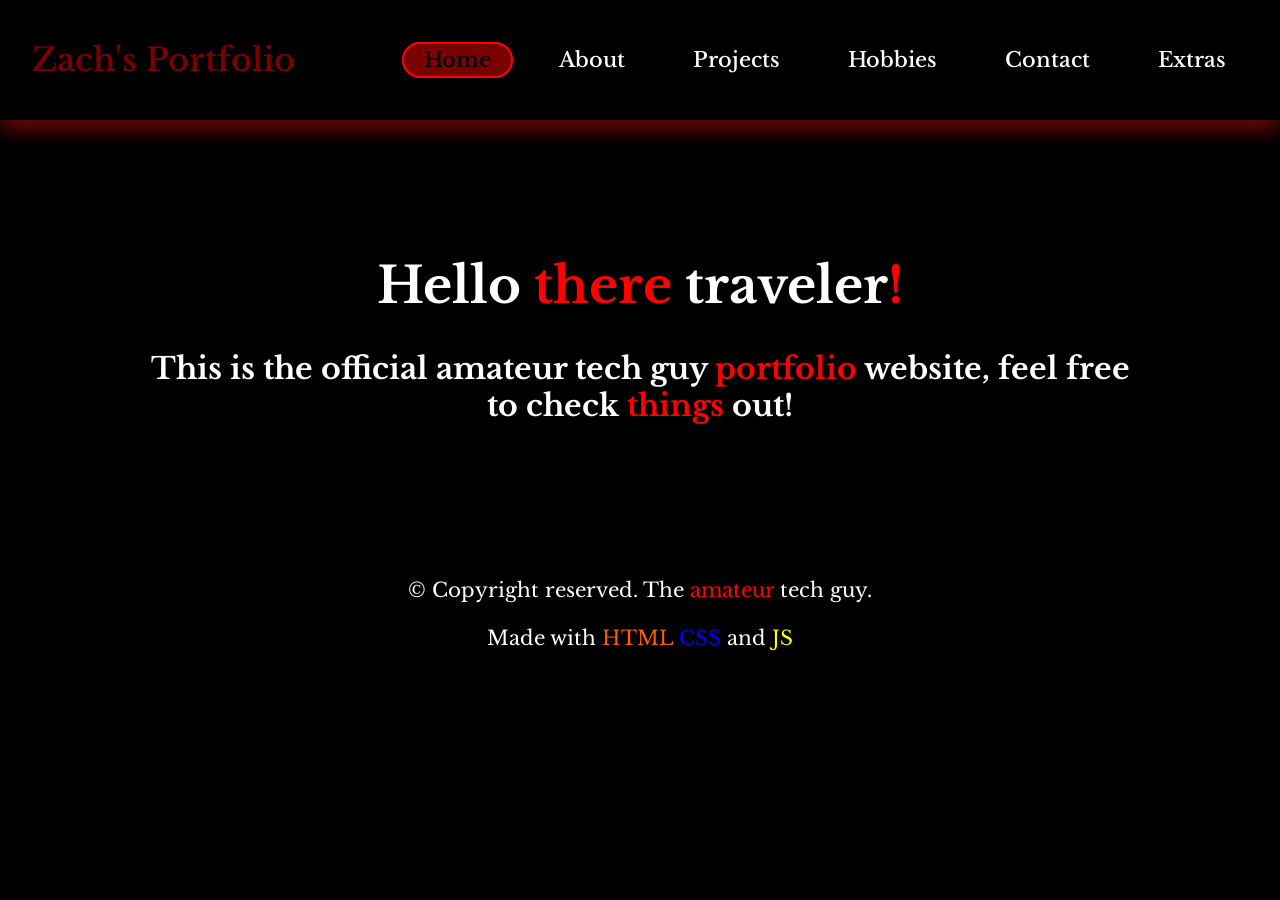
<file: index.html>
<!DOCTYPE html>
<html lang="en">
<head>
    <meta charset="UTF-8">
    <meta name="viewport" content="width=device-width, initial-scale=1.0">
    <title>Zach's personal intro</title>
    <link rel="stylesheet" href="css/style.css">
    
    <link rel="icon" href="images/favicon.png">
</head>
        
 <body>
    <nav class="navbar">
            <div class="navbar-container">
                <a href="https://github.com/amateurtechguy/Personal-intro" target="_blank" class="navbar-logo">Zach's Portfolio</a>
                <button class="navbar-toggle">
                    <span class="bar"></span>
                    <span class="bar"></span>
                    <span class="bar"></span>
                </button>
                <ul class="navbar-menu">
                    <li><a href="index.html" class="active">Home</a></li>
                    <li><a href="about.html">About</a></li>
                    <li><a href="projects.html">Projects</a></li>
                    <li><a href="hobbies.html">Hobbies</a></li>
                    <li><a href="contact.html">Contact</a></li>
                    <li><a href="extras.html">Extras</a></li>
                </ul>
            </div>
        </nav>
        <main> 
            <h1>Hello <span class="red">there</span> traveler<span class="red">!</span></h1>
            <h3>This is the official amateur tech guy<span class="red"> portfolio </span>website, feel free to check<span class="red"> things</span>  out!</h3>
        </main>
 </body>
 <br>
<footer>
    <hr>
    <p> © Copyright reserved. The <span class="red">amateur</span> tech guy.</p>
    <p>Made with <span class="html">HTML</span> <span class="css">CSS</span> and <span class="js"> JS</span></p>
</footer>
<script src="js/script.js"></script>
</html>
</file>
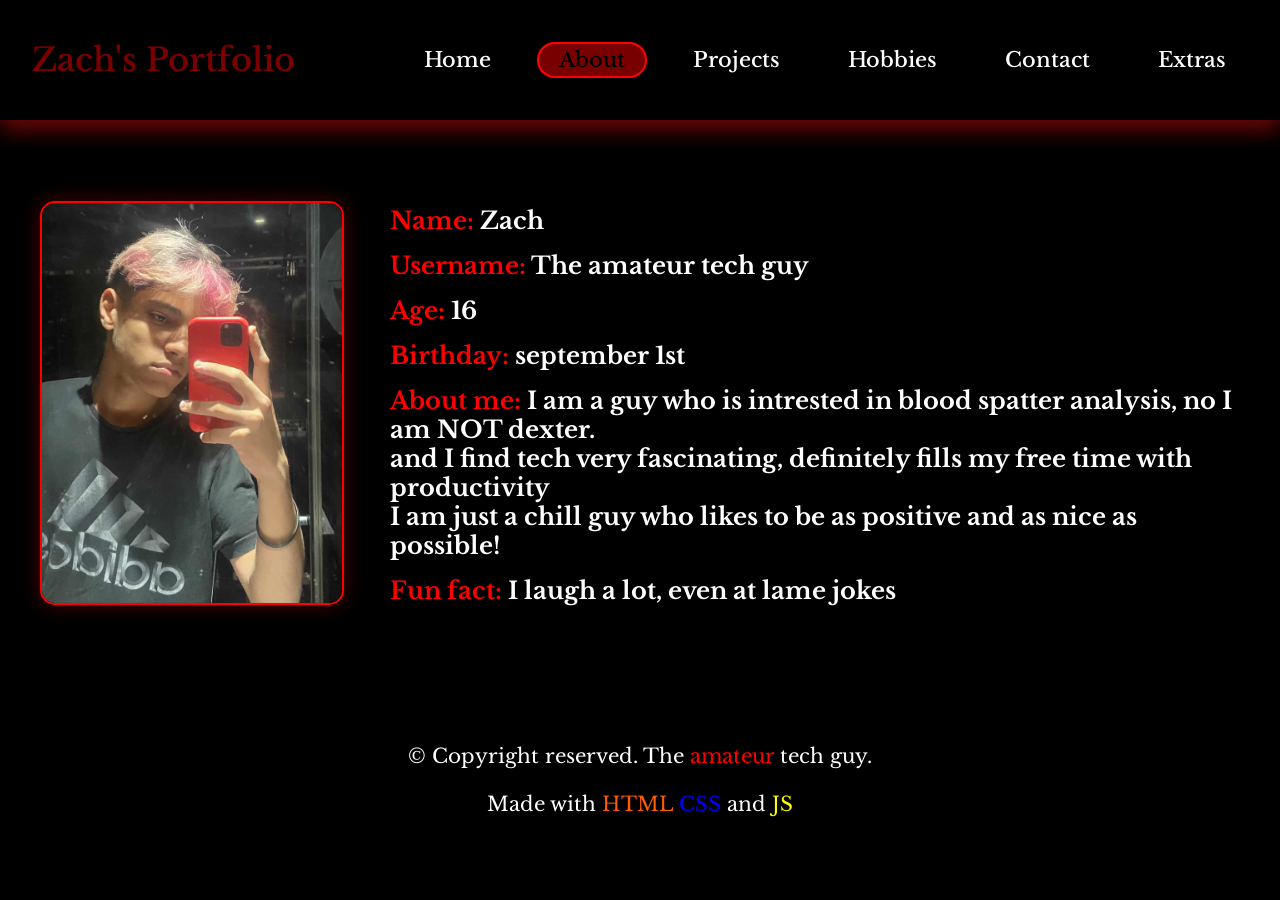
<file: about.html>
<!DOCTYPE html>
<html lang="en">
<head>
    <meta charset="UTF-8">
    <meta name="viewport" content="width=device-width, initial-scale=1.0">
    <title>About me!</title>
    <link rel="stylesheet" href="css/about.css">
    <link rel="icon" href="images/favicon.png">
</head>
<body>
    <nav class="navbar">
            <div class="navbar-container">
                <a href="https://github.com/amateurtechguy/Personal-intro" target="_blank" class="navbar-logo">Zach's Portfolio</a>
                <button class="navbar-toggle">
                    <span class="bar"></span>
                    <span class="bar"></span>
                    <span class="bar"></span>
                </button>
                <ul class="navbar-menu">
                    <li><a href="index.html">Home</a></li>
                    <li><a href="about.html" class="active">About</a></li>
                    <li><a href="projects.html">Projects</a></li>
                    <li><a href="hobbies.html">Hobbies</a></li>
                    <li><a href="contact.html">Contact</a></li>
                    <li><a href="extras.html">Extras</a></li>
                </ul>
            </div>
        </nav>
        <main class="about">
            <div class="about-image">
            <img src="images/me.jpg">
        </div>
            <div class="about-text">
            <h1><span class="red">Name:</span> Zach</h1>
            <h1><span class="red">Username:</span> The amateur tech guy</h1>
            <h1><span class="red">Age:</span> 16</h1>
            <h1><span class="red">Birthday:</span> september 1st</h1>
            <h1><span class="red">About me:</span> I am a guy who is intrested in blood spatter analysis, no I am NOT dexter.
                <br>
                and I find tech very fascinating, definitely fills my free time with productivity
                <br>
                I am just a chill guy who likes to be as positive and as nice as possible! 
            </h1>
            <h1><span class="red">Fun fact:</span> I laugh a lot, even at lame jokes</h1>
        </div>
    </main>
 </body>
 <br>
<footer>
    <hr>
    <p> © Copyright reserved. The <span class="red">amateur</span> tech guy.</p>
    <p>Made with <span class="html">HTML</span> <span class="css">CSS</span> and <span class="js"> JS</span></p>
</footer>
<script src="js/script.js"></script>
</html>
</file>
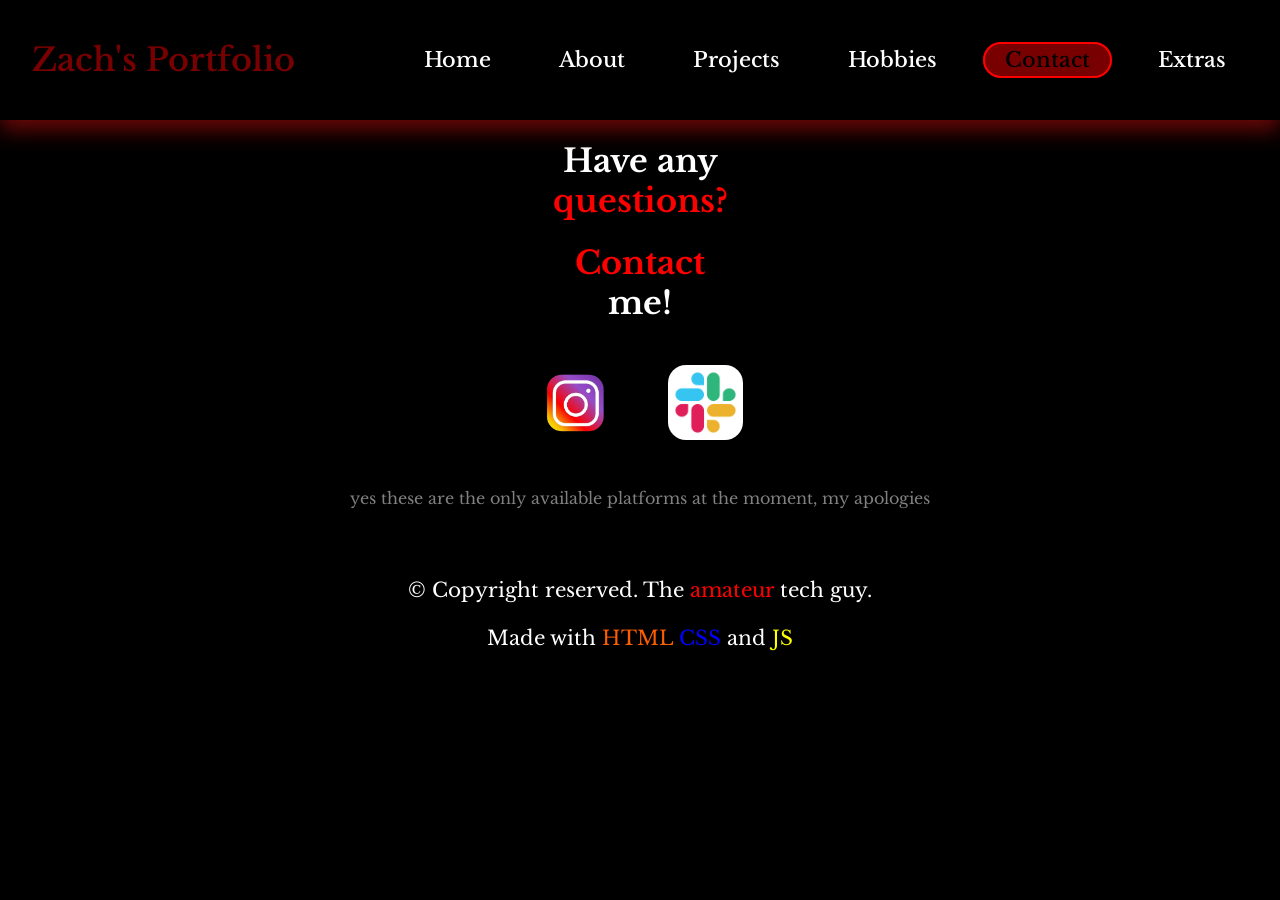
<file: contact.html>
<!DOCTYPE html>
<html lang="en">
<head>
    <meta charset="UTF-8">
    <meta name="viewport" content="width=device-width, initial-scale=1.0">
    <title>Contact me!</title>
    <link rel="stylesheet" href="css/contact.css">
    <link rel="icon" href="images/favicon.png">
</head>
<body>
    <nav class="navbar">
            <div class="navbar-container">
                <a href="https://github.com/amateurtechguy/Personal-intro" target="_blank" class="navbar-logo">Zach's Portfolio</a>
                <button class="navbar-toggle">
                    <span class="bar"></span>
                    <span class="bar"></span>
                    <span class="bar"></span>
                </button>
                <ul class="navbar-menu">
                    <li><a href="index.html">Home</a></li>
                    <li><a href="about.html" >About</a></li>
                    <li><a href="projects.html">Projects</a></li>
                    <li><a href="hobbies.html">Hobbies</a></li>
                    <li><a href="contact.html" class="active">Contact</a></li>
                    <li><a href="extras.html">Extras</a></li>
                </ul>
            </div>
        </nav>
        <main> 
            <h1>Have any <span class="red">questions?</span></h1>
            <h1><span class="red">Contact </span>me!</h1>
            <div class="icons">
            <a href="https://www.instagram.com/zxch_.stxr16"><img src="images/insta.png"></a>
            <a href="https://hackclub.enterprise.slack.com/team/U0AGSKSQWTG"><img src="images/slack.jpeg" ></a>
        </div>
            <p class="statement"> yes these are the only available platforms at the moment, my apologies</p>
        </main>
</body>
<br>
<footer>
    <hr>
    <p> © Copyright reserved. The <span class="red">amateur</span> tech guy.</p>
    <p>Made with <span class="html">HTML</span> <span class="css">CSS</span> and <span class="js"> JS</span></p>
</footer>
<script src="js/script.js"></script>
</html>
</file>
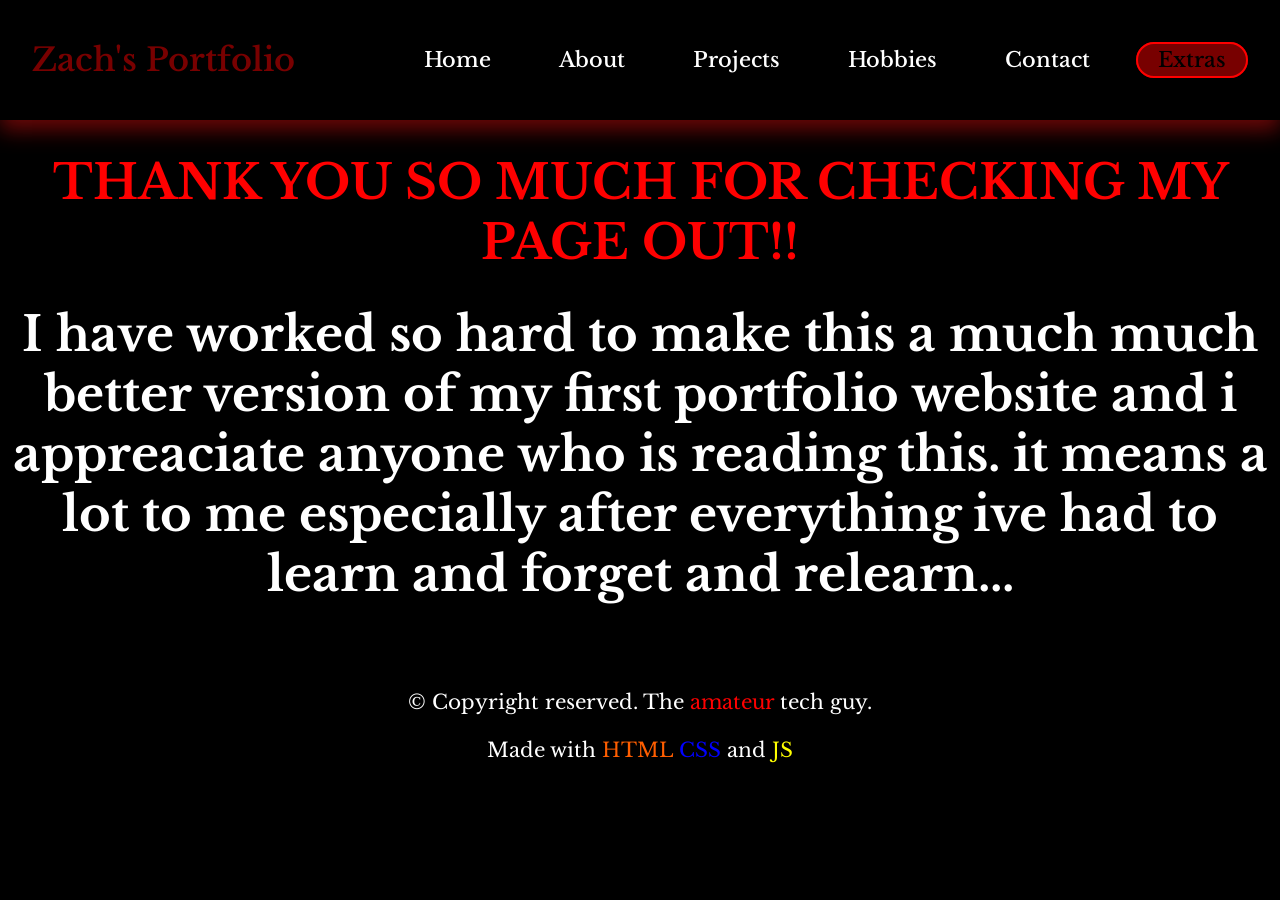
<file: extras.html>
<!DOCTYPE html>
<html lang="en">
<head>
    <meta charset="UTF-8">
    <meta name="viewport" content="width=device-width, initial-scale=1.0">
    <title>Extras</title>
    <link rel="stylesheet" href="css/extras.css">
    <link rel="icon" href="images/favicon.png">
</head>
<body>
    <nav class="navbar">
            <div class="navbar-container">
                <a href="https://github.com/amateurtechguy/Personal-intro" target="_blank" class="navbar-logo">Zach's Portfolio</a>
                <button class="navbar-toggle">
                    <span class="bar"></span>
                    <span class="bar"></span>
                    <span class="bar"></span>
                </button>
                <ul class="navbar-menu">
                    <li><a href="index.html" >Home</a></li>
                    <li><a href="about.html">About</a></li>
                    <li><a href="projects.html">Projects</a></li>
                    <li><a href="hobbies.html">Hobbies</a></li>
                    <li><a href="contact.html">Contact</a></li>
                    <li><a href="extras.html" class="active">Extras</a></li>
                </ul>
            </div>
        </nav>
        <main>
           <h1><span class="red">THANK YOU SO MUCH FOR CHECKING MY PAGE OUT!!</span></h1>
           <h1>I have worked so hard to make this a much much better version of my first portfolio website and i appreaciate anyone who is reading this.
            it means a lot to me especially after everything ive had to learn and forget and relearn...
           </h1>
        </main>
</body>
<br>
<footer>
    <hr>
    <p> © Copyright reserved. The <span class="red">amateur</span> tech guy.</p>
    <p>Made with <span class="html">HTML</span> <span class="css">CSS</span> and <span class="js"> JS</span></p>
</footer>
 <script src="js/script.js"></script>
</html>
</file>
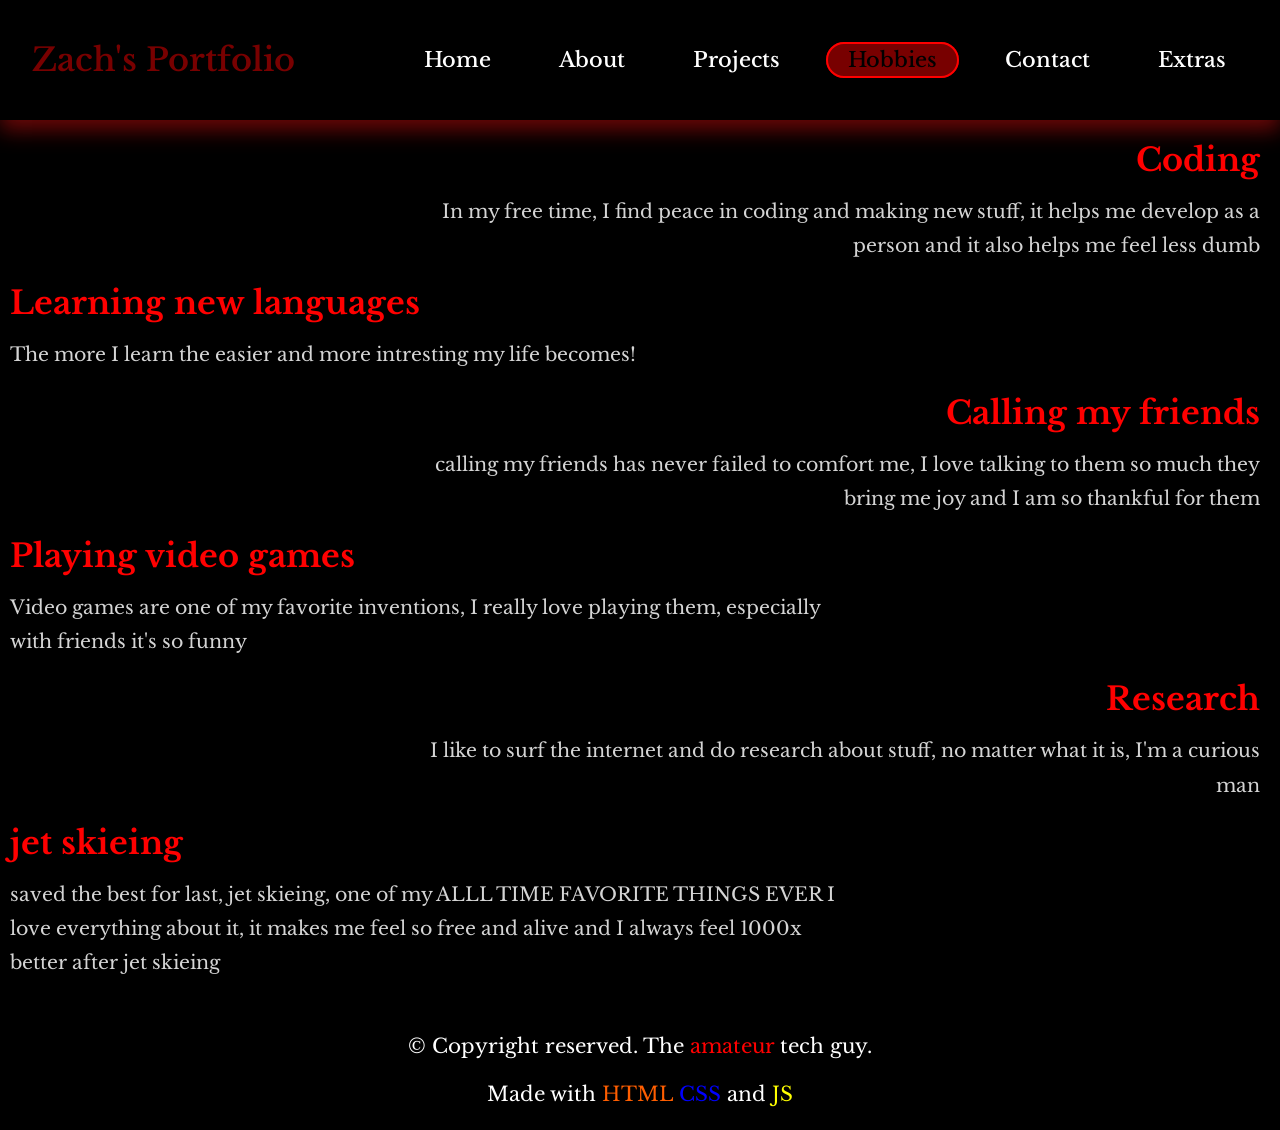
<file: hobbies.html>
<!DOCTYPE html>
<html lang="en">
<head>
    <meta charset="UTF-8">
    <meta name="viewport" content="width=device-width, initial-scale=1.0">
    <title>Hobbies</title>
    <link rel="stylesheet" href="css/hobbies.css">
    <link rel="icon" href="favicon">
</head>
<body>
    <nav class="navbar">
            <div class="navbar-container">
                <a href="https://github.com/amateurtechguy/Personal-intro" target="_blank" class="navbar-logo">Zach's Portfolio</a>
                <button class="navbar-toggle">
                    <span class="bar"></span>
                    <span class="bar"></span>
                    <span class="bar"></span>
                </button>
                <ul class="navbar-menu">
                    <li><a href="index.html">Home</a></li>
                    <li><a href="about.html" >About</a></li>
                    <li><a href="projects.html">Projects</a></li>
                    <li><a href="hobbies.html" class="active">Hobbies</a></li>
                    <li><a href="contact.html">Contact</a></li>
                    <li><a href="extras.html">Extras</a></li>
                </ul>
            </div>
        </nav>
        <main>
            <div class="right">
            <h1><span class="red">Coding</span></h1>
            <p>In my free time, I find peace in coding and making new stuff, it helps me develop as a person and it also helps me feel less dumb</p>
       </div> 
       <div class="left">
            <h1><span class="red">Learning new languages</span></h1>
            <p>The more I learn the easier and more intresting my life becomes!</p>
       </div> 
       <div class="right">
            <h1><span class="red">Calling my friends</span></h1>
            <p>calling my friends has never failed to comfort me, I love talking to them so much they bring me joy and I am so thankful for them  </p>
       </div> 
       <div class="left">
            <h1><span class="red">Playing video games</span></h1>
            <p>Video games are one of my favorite inventions, I really love playing them, especially with friends it's so funny</p>
       </div> 
       <div class="right">
            <h1><span class="red">Research</span></h1>
            <p>I like to surf the internet and do research about stuff, no matter what it is, I'm a curious man</p>
       </div>
       <div class="left">
            <h1><span class="red">jet skieing</span></h1>
            <p>saved the best for last, jet skieing, one of my ALLL TIME FAVORITE THINGS EVER I love everything about it, it makes me feel so free and alive and I always feel 1000x better after jet skieing</p>
       </div>  
    </main>
</body>
 <br>
<footer>
    <hr>
    <p> © Copyright reserved. The <span class="red">amateur</span> tech guy.</p>
    <p>Made with <span class="html">HTML</span> <span class="css">CSS</span> and <span class="js"> JS</span></p>
</footer>
<script src="js/script.js"></script>
</html>
</file>
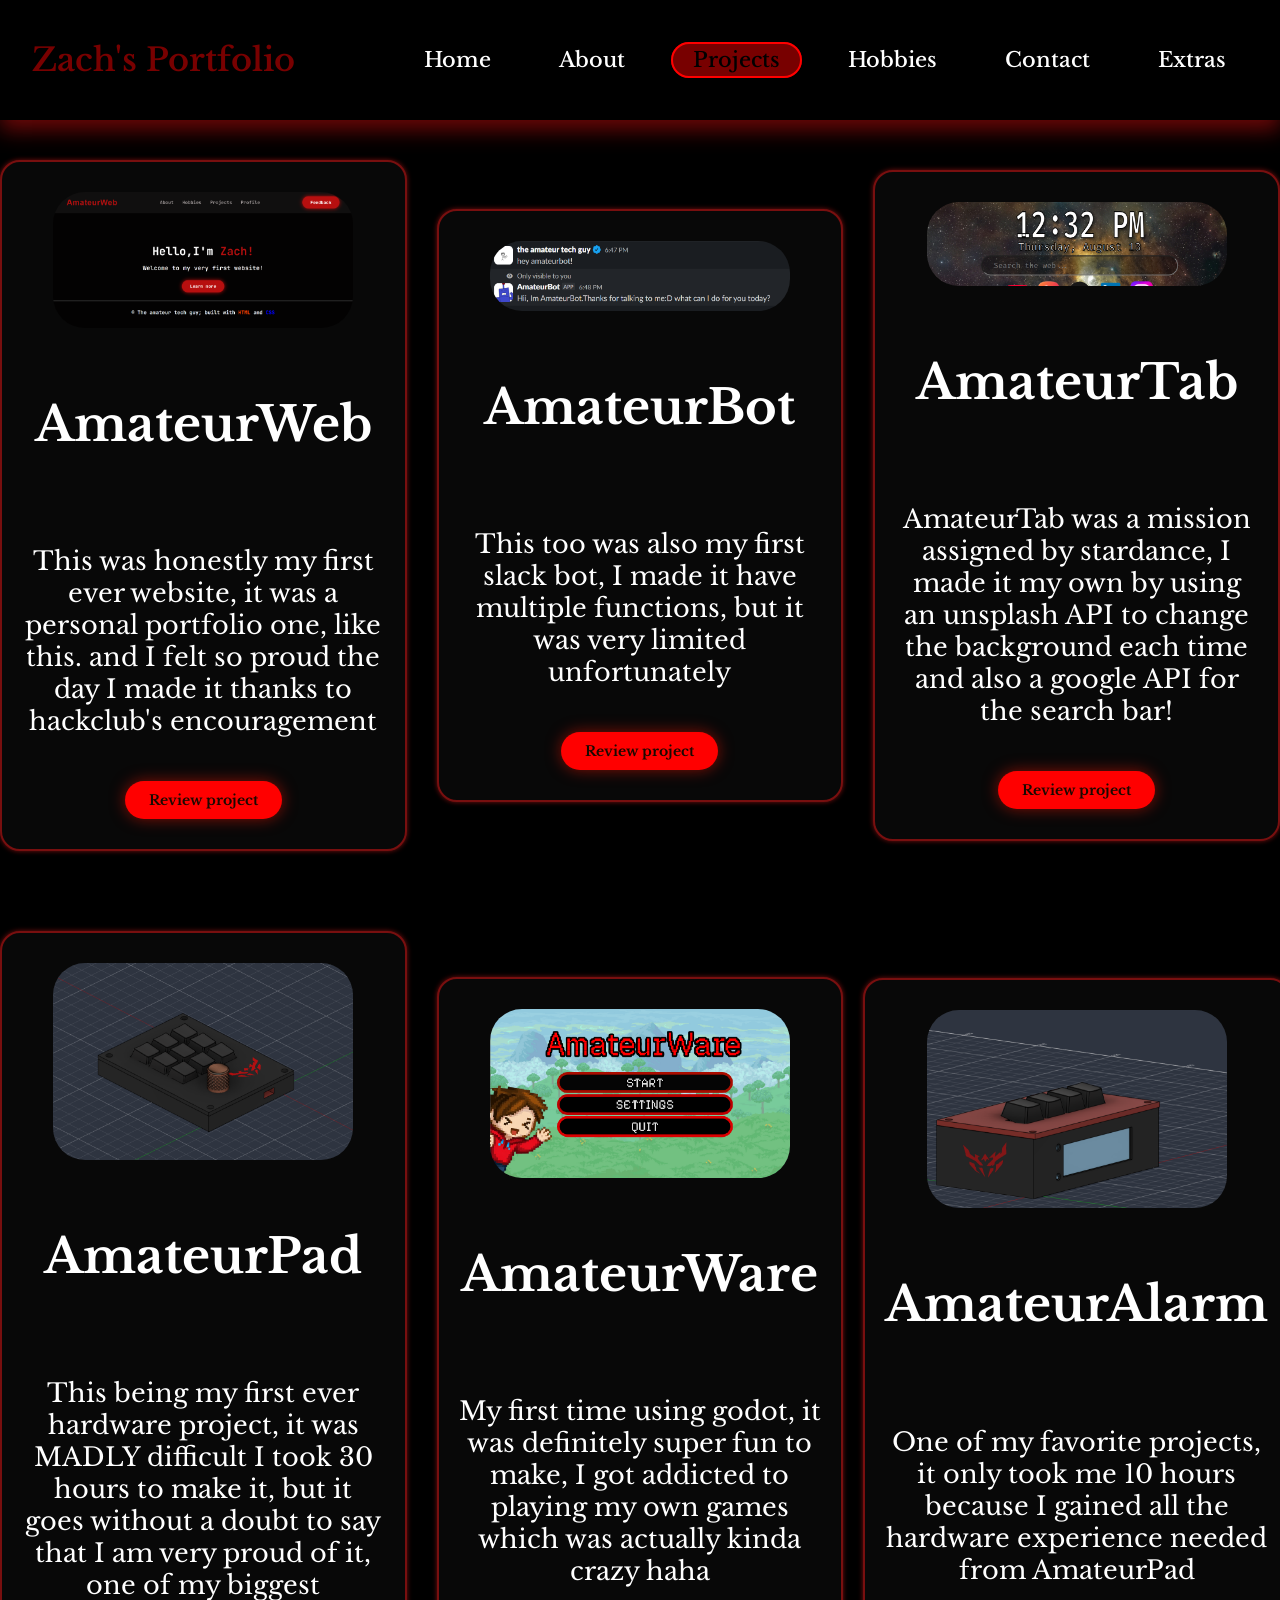
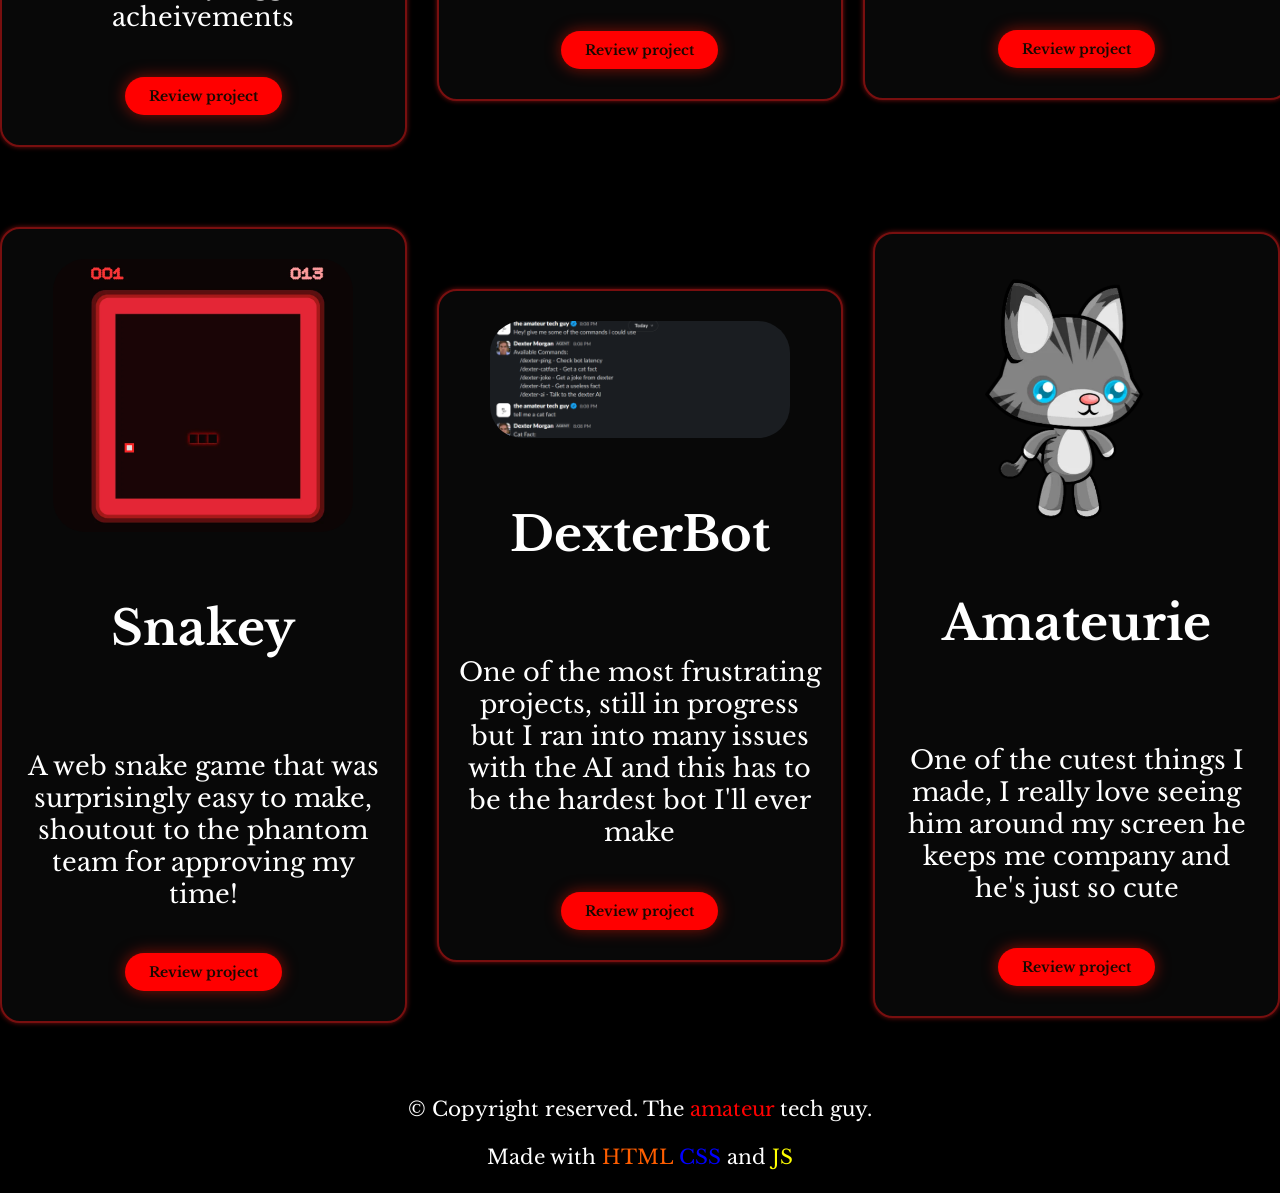
<file: projects.html>
<!DOCTYPE html>
<html lang="en">
<head>
    <meta charset="UTF-8">
    <meta name="viewport" content="width=device-width, initial-scale=1.0">
    <title>My projects!</title>
    <link rel="stylesheet" href="css/projects.css">
    <link rel="icon" href="images/favicon.png">
</head>
<body>
    <nav class="navbar">
            <div class="navbar-container">
                <a href="https://github.com/amateurtechguy/Personal-intro" target="_blank" class="navbar-logo">Zach's Portfolio</a>
                <button class="navbar-toggle">
                    <span class="bar"></span>
                    <span class="bar"></span>
                    <span class="bar"></span>
                </button>
                <ul class="navbar-menu">
                    <li><a href="index.html">Home</a></li>
                    <li><a href="about.html">About</a></li>
                    <li><a href="projects.html" class="active">Projects</a></li>
                    <li><a href="hobbies.html">Hobbies</a></li>
                    <li><a href="contact.html">Contact</a></li>
                    <li><a href="extras.html">Extras</a></li>
                </ul>
            </div>
        </nav>
        <main>
            <div class="projects-box">
                <div class="project-card">
                    <img src="images/amateurweb.png">
                    <h3>AmateurWeb</h3>
                    <p>This was honestly my first ever website, it was a personal portfolio one, like this. and I felt so proud the day I made it thanks to hackclub's encouragement</p>
                    <a href="https://github.com/amateurtechguy/AmateurWeb"><div class="btn">Review project</div></a>
                </div>
                <div class="project-card">
                    <img src="images/amateurbot.png">
                    <h3>AmateurBot</h3>
                    <p>This too was also my first slack bot, I made it have multiple functions, but it was very limited unfortunately</p>
                    <a href="https://github.com/amateurtechguy/AmateurBot"><div class="btn">Review project</div></a>
                </div>
                <div class="project-card">
                    <img src="images/amateurtab.png">
                    <h3>AmateurTab</h3>
                    <p>AmateurTab was a mission assigned by stardance, I made it my own by using an unsplash API to change the background each time and also a google API for the search bar!</p>
                    <a href="https://github.com/amateurtechguy/Amateurtab"><div class="btn">Review project</div></a>
                </div>
                <div class="project-card">
                    <img src="images/amateurpad.png">
                    <h3>AmateurPad</h3>
                    <p>This being my first ever hardware project, it was MADLY difficult I took 30 hours to make it, but it goes without a doubt to say that I am very proud of it, one of my biggest acheivements</p>
                    <a href="https://github.com/amateurtechguy/amateurpad"><div class="btn">Review project</div></a>
                </div>
                <div class="project-card">
                    <img src="images/amateurware.png">
                    <h3>AmateurWare</h3>
                    <p>My first time using godot, it was definitely super fun to make, I got addicted to playing my own games which was actually kinda crazy haha</p>
                    <a href="https://github.com/amateurtechguy/amateurware"><div class="btn">Review project</div></a>
                </div>
                <div class="project-card">
                    <img src="images/amateuralarm.png">
                    <h3>AmateurAlarm</h3>
                    <p>One of my favorite projects, it only took me 10 hours because I gained all the hardware experience needed from AmateurPad</p>
                    <a href="https://github.com/amateurtechguy/amateuralarm"><div class="btn">Review project</div></a>
                </div>
                <div class="project-card">
                    <img src="images/snakey.webp">
                    <h3>Snakey</h3>
                    <p>A web snake game that was surprisingly easy to make, shoutout to the phantom team for approving my time!</p>
                    <a href="https://github.com/amateurtechguy/snakey"><div class="btn">Review project</div></a>
                </div>
                <div class="project-card">
                    <img src="images/DexterBot.png">
                    <h3>DexterBot</h3>
                    <p>One of the most frustrating projects, still in progress but I ran into many issues with the AI and this has to be the hardest bot I'll ever make</p>
                    <a href="https://github.com/amateurtechguy/dexterbot"><div class="btn">Review project</div></a>
                </div>
                <div class="project-card">
                    <img src="images/amateurie.webp">
                    <h3>Amateurie</h3>
                    <p>One of the cutest things I made, I really love seeing him around my screen he keeps me company and he's just so cute</p>
                    <a href="https://github.com/amateurtechguy/amateurie"><div class="btn">Review project</div></a>
                </div>
            </div>
        </main>
</body>
<footer>
    <hr>
    <p> © Copyright reserved. The <span class="red">amateur</span> tech guy.</p>
    <p>Made with <span class="html">HTML</span> <span class="css">CSS</span> and <span class="js"> JS</span></p>
</footer>
<script src="js/script.js"></script>
</html>
</file>
<file: css/style.css>
@import url('https://fonts.googleapis.com/css2?family=Libre+Baskerville:ital,wght@0,400..700;1,400..700&display=swap');
*{
    font-family: 'Libre Baskerville', 'Gill Sans';
}
body{
    background-color:black;
    margin: 0;
}
.navbar{
    display: flex;
    align-items: center;
    justify-content: center;
    height: 120px;
    width: 100%;
    position: sticky;
    top: 0;
    background: black;
    box-shadow: 0 10px 20px rgba(136, 10, 10, 0.783);
    backdrop-filter: blur(10px);
    z-index: 999;
}
.navbar-container{
    display: flex;
    align-items: center;
    justify-content: space-between;
    width: 100%;
    padding: 0 2rem;
    max-width: 1600px;
}
.navbar-logo{
    font-size: 2rem;
    font-weight: 600;
    color: rgb(120, 0, 0);
    text-decoration: none;  
    cursor: pointer;
}
.navbar-container .navbar-menu{
    display: flex;
    text-align: center;
    gap: 1.5rem;
    list-style: none;
}
.navbar-container .navbar-menu li a{
    text-decoration: none;
    color: white;
    font-size: 1.3rem;
    font-weight: 500;
    padding: 3px 20px;
    border-radius: 20px;
    border: 2px solid transparent;
    transition: all 0.7s;
    white-space: nowrap;
}
.navbar-container .navbar-menu li a:hover,
.navbar-container .navbar-menu li a.active{
    color: rgb(0, 0, 0);
    background-color: rgb(120, 0, 0);
    border: 2px solid #ff0000;
}
.navbar-toggle{
    display: none;
    background: transparent;
    padding: 1px;
    border: none;
    cursor: pointer;
}
.bar{
    display: block;
    width: 25px;
    height: 3px;
    margin: 5px auto;
    background: #fff;
    transition: all 0.3s ease-in-out;
}
footer{
    padding: 0 10%;
}
footer hr{
    border: 0;
    border-top: 2px solid ;
}
footer p{
    margin: 24px 0;
    text-align: center;
    font-size: 20px;
    color: white;
}
.html{
    color:rgb(255, 94, 0);
}
.css{
    color:blue;
}
.js{
    color: yellow;
}
.red{
    color: red;
}
main{
    display: flex;
    justify-content: center;
    text-align: center;
    flex-direction: column;
    color: white;
    margin: 50px;
    padding: 50px;
}
main h1{
    font-size: 50px;
}
main h3{
    max-width: 1000px;
    font-size: 30px;
    margin: 0 auto;
}
@media(max-width: 880px){
    .navbar{
        backdrop-filter: none;
    }
    .navbar-container .navbar-menu{
        display: none;
        flex-direction: column;
        align-items: flex-start;
        gap: 1.7rem !important;
        position: absolute;
        height: 100vh;
        width: 250px;
        top: 0;
        right: 0;
        padding: 5rem 1.5rem;
        box-shadow: 0 10px 10px rgba(0, 0, 0, 0.5);
        backdrop-filter: blur(10px);
    }
    .navbar-container .navbar-menu.active{
        display: flex;
    }
        .navbar-toggle{
        display: block;
        z-index: 999;
    }
    .navbar-toggle.active .bar:nth-child(2){
        opacity: 0;
    }
    .navbar-toggle.active .bar:nth-child(1){
        transform: translateY(8px) rotate(45deg);
    }
    .navbar-toggle.active .bar:nth-child(3){
        transform: translateY(-8px) rotate(-45deg);
    }
}
@media (max-width: 480px){
    .navbar-container{
        padding: 0 1rem;
    }
    .navbar-logo{
        font-size: 1.7rem;
    }
    .navbar-container .navbar-menu li a{
        font-size: 1.2rem;
        padding: 3px 15px;
    }
}
</file>
<file: css/about.css>
@import url('https://fonts.googleapis.com/css2?family=Libre+Baskerville:ital,wght@0,400..700;1,400..700&display=swap');
*{
    font-family: 'Libre Baskerville', 'Gill Sans';
}
body{
    background-color:black;
    margin: 0;
}
.navbar{
    display: flex;
    align-items: center;
    justify-content: center;
    height: 120px;
    width: 100%;
    position: sticky;
    top: 0;
    background: black;
    box-shadow: 0 10px 20px rgba(136, 10, 10, 0.783);
    backdrop-filter: blur(10px);
    z-index: 999;
}
.navbar-container{
    display: flex;
    align-items: center;
    justify-content: space-between;
    width: 100%;
    padding: 0 2rem;
    max-width: 1600px;
}
.navbar-logo{
    font-size: 2rem;
    font-weight: 600;
    color: rgb(120, 0, 0);
    text-decoration: none;  
    cursor: pointer;
}
.navbar-container .navbar-menu{
    display: flex;
    text-align: center;
    gap: 1.5rem;
    list-style: none;
}
.navbar-container .navbar-menu li a{
    text-decoration: none;
    color: white;
    font-size: 1.3rem;
    font-weight: 500;
    padding: 3px 20px;
    border-radius: 20px;
    border: 2px solid transparent;
    transition: all 0.7s;
    white-space: nowrap;
}
.navbar-container .navbar-menu li a:hover,
.navbar-container .navbar-menu li a.active{
    color: rgb(0, 0, 0);
    background-color: rgb(120, 0, 0);
    border: 2px solid #ff0000;
}
.navbar-toggle{
    display: none;
    background: transparent;
    padding: 1px;
    border: none;
    cursor: pointer;
}
.bar{
    display: block;
    width: 25px;
    height: 3px;
    margin: 5px auto;
    background: #fff;
    transition: all 0.3s ease-in-out;
}
footer{
    padding: 0 10%;
}
footer hr{
    border: 0;
    border-top: 2px solid ;
}
footer p{
    margin: 24px 0;
    text-align: center;
    font-size: 20px;
    color: white;
}
.html{
    color:rgb(255, 94, 0);
}
.css{
    color:blue;
}
.js{
    color: yellow;
}
.red{
    color: red;
}
.about {
    display: flex;
    align-items: center;
    justify-content: center;
    gap: 50px;
    max-width: 1200px;
    margin: 50px auto;
    padding: 20px;
}
.about-image {
    flex: 0 0 300px;
}
.about-image img {
    width: 100%;
    max-width: 300px;
    height: 400px;
    object-fit: cover;
    border-radius: 15px;
    border: 2px solid red;
    box-shadow: 0 0 20px rgba(255, 0, 0, 0.3);
}
.about-text {
    flex: 1;
    color: white;
    min-width: 0;
}
.about-text h1 {
    font-size: 1.5rem;
    margin-bottom: 15px;
}
.about-text p {
    font-size: 1rem;
    line-height: 1.8;
    margin-bottom: 20px;
}
@media(max-width: 880px){
    .navbar{
        backdrop-filter: none;
    }
    .navbar-container .navbar-menu{
        display: none;
        flex-direction: column;
        align-items: flex-start;
        gap: 1.7rem !important;
        position: absolute;
        height: 100vh;
        width: 250px;
        top: 0;
        right: 0;
        padding: 5rem 1.5rem;
        box-shadow: 0 10px 10px rgba(0, 0, 0, 0.5);
        backdrop-filter: blur(10px);
    }
    .navbar-container .navbar-menu.active{
        display: flex;
    }
        .navbar-toggle{
        display: block;
        z-index: 999;
    }
    .navbar-toggle.active .bar:nth-child(2){
        opacity: 0;
    }
    .navbar-toggle.active .bar:nth-child(1){
        transform: translateY(8px) rotate(45deg);
    }
    .navbar-toggle.active .bar:nth-child(3){
        transform: translateY(-8px) rotate(-45deg);
    }
}
@media (max-width: 480px){
    .navbar-container{
        padding: 0 1rem;
    }
    .navbar-logo{
        font-size: 1.7rem;
    }
    .navbar-container .navbar-menu li a{
        font-size: 1.2rem;
        padding: 3px 15px;
    }
}
</file>
<file: css/contact.css>
@import url('https://fonts.googleapis.com/css2?family=Libre+Baskerville:ital,wght@0,400..700;1,400..700&display=swap');
*{
    font-family: 'Libre Baskerville', 'Gill Sans';
}
body{
    background-color:black;
    margin: 0;
}
.navbar{
    display: flex;
    align-items: center;
    justify-content: center;
    height: 120px;
    width: 100%;
    position: sticky;
    top: 0;
    background: black;
    box-shadow: 0 10px 20px rgba(136, 10, 10, 0.783);
    backdrop-filter: blur(10px);
    z-index: 999;
}
.navbar-container{
    display: flex;
    align-items: center;
    justify-content: space-between;
    width: 100%;
    padding: 0 2rem;
    max-width: 1600px;
}
.navbar-logo{
    font-size: 2rem;
    font-weight: 600;
    color: rgb(120, 0, 0);
    text-decoration: none;  
    cursor: pointer;
}
.navbar-container .navbar-menu{
    display: flex;
    text-align: center;
    gap: 1.5rem;
    list-style: none;
}
.navbar-container .navbar-menu li a{
    text-decoration: none;
    color: white;
    font-size: 1.3rem;
    font-weight: 500;
    padding: 3px 20px;
    border-radius: 20px;
    border: 2px solid transparent;
    transition: all 0.7s;
    white-space: nowrap;
}
.navbar-container .navbar-menu li a:hover,
.navbar-container .navbar-menu li a.active{
    color: rgb(0, 0, 0);
    background-color: rgb(120, 0, 0);
    border: 2px solid #ff0000;
}
.navbar-toggle{
    display: none;
    background: transparent;
    padding: 1px;
    border: none;
    cursor: pointer;
}
.bar{
    display: block;
    width: 25px;
    height: 3px;
    margin: 5px auto;
    background: #fff;
    transition: all 0.3s ease-in-out;
}
footer{
    padding: 0 10%;
}
footer hr{
    border: 0;
    border-top: 2px solid ;
}
footer p{
    margin: 24px 0;
    text-align: center;
    font-size: 20px;
    color: white;
}
.html{
    color:rgb(255, 94, 0);
}
.css{
    color:blue;
}
.js{
    color: yellow;
}
.red{
    color: red;
}
h1{
    color: white;
    display: flex;
    flex-direction: column;
    text-align: center;
}
.statement{
    color: grey;
    display: flex;
    text-align: center;
    justify-content: center;
    margin-top: 40px;
}
.icons{
    display: flex;
    justify-content: center;
    align-items: center;
    gap: 40px;
    margin: 35px auto 0;
}
.icons a{
    display: flex;
    justify-content: center;
    align-items: center;
    width: 90px;
    height: 90px;
    border-radius: 22px;
    transition: transform 0.3s ease, box-shadow 0.3s ease;
}
.icons img {
    width: 75px;
    height: 75px;
    object-fit: contain;
    display: block;
    border-radius: 18px;
    transition: transform 0.3s ease,
                filter 0.3s ease;
}
.icons a:hover {
    transform: translateY(-10px) scale(1.08);
    box-shadow: 0 10px 25px rgba(255, 0, 0, 0.3);
}
.icons a:hover img {
    filter: brightness(1.15);
}
.icons a:active {
    transform: translateY(-3px) scale(0.95);
}
@media(max-width: 880px){
    .navbar{
        backdrop-filter: none;
    }
    .navbar-container .navbar-menu{
        display: none;
        flex-direction: column;
        align-items: flex-start;
        gap: 1.7rem !important;
        position: absolute;
        height: 100vh;
        width: 250px;
        top: 0;
        right: 0;
        padding: 5rem 1.5rem;
        box-shadow: 0 10px 10px rgba(0, 0, 0, 0.5);
        backdrop-filter: blur(10px);
    }
    .navbar-container .navbar-menu.active{
        display: flex;
    }
        .navbar-toggle{
        display: block;
        z-index: 999;
    }
    .navbar-toggle.active .bar:nth-child(2){
        opacity: 0;
    }
    .navbar-toggle.active .bar:nth-child(1){
        transform: translateY(8px) rotate(45deg);
    }
    .navbar-toggle.active .bar:nth-child(3){
        transform: translateY(-8px) rotate(-45deg);
    }
}
@media (max-width: 480px){
    .navbar-container{
        padding: 0 1rem;
    }
    .navbar-logo{
        font-size: 1.7rem;
    }
    .navbar-container .navbar-menu li a{
        font-size: 1.2rem;
        padding: 3px 15px;
    }
}
</file>
<file: css/extras.css>
@import url('https://fonts.googleapis.com/css2?family=Libre+Baskerville:ital,wght@0,400..700;1,400..700&display=swap');
*{
    font-family: 'Libre Baskerville', 'Gill Sans';
}
body{
    background-color:black;
    margin: 0;
}
.navbar{
    display: flex;
    align-items: center;
    justify-content: center;
    height: 120px;
    width: 100%;
    position: sticky;
    top: 0;
    background: black;
    box-shadow: 0 10px 20px rgba(136, 10, 10, 0.783);
    backdrop-filter: blur(10px);
    z-index: 999;
}
.navbar-container{
    display: flex;
    align-items: center;
    justify-content: space-between;
    width: 100%;
    padding: 0 2rem;
    max-width: 1600px;
}
.navbar-logo{
    font-size: 2rem;
    font-weight: 600;
    color: rgb(120, 0, 0);
    text-decoration: none;  
    cursor: pointer;
}
.navbar-container .navbar-menu{
    display: flex;
    text-align: center;
    gap: 1.5rem;
    list-style: none;
}
.navbar-container .navbar-menu li a{
    text-decoration: none;
    color: white;
    font-size: 1.3rem;
    font-weight: 500;
    padding: 3px 20px;
    border-radius: 20px;
    border: 2px solid transparent;
    transition: all 0.7s;
    white-space: nowrap;
}
.navbar-container .navbar-menu li a:hover,
.navbar-container .navbar-menu li a.active{
    color: rgb(0, 0, 0);
    background-color: rgb(120, 0, 0);
    border: 2px solid #ff0000;
}
.navbar-toggle{
    display: none;
    background: transparent;
    padding: 1px;
    border: none;
    cursor: pointer;
}
.bar{
    display: block;
    width: 25px;
    height: 3px;
    margin: 5px auto;
    background: #fff;
    transition: all 0.3s ease-in-out;
}
footer{
    padding: 0 10%;
}
footer hr{
    border: 0;
    border-top: 2px solid ;
}
footer p{
    margin: 24px 0;
    text-align: center;
    font-size: 20px;
    color: white;
}
.html{
    color:rgb(255, 94, 0);
}
.css{
    color:blue;
}
.js{
    color: yellow;
}
.red{
    color: red;
}
main h1{
    color: white;
    display: flex;
    flex-direction: column;
    justify-content: center;
    text-align: center;
    font-size: 3rem;
}
@media(max-width: 880px){
    .navbar{
        backdrop-filter: none;
    }
    .navbar-container .navbar-menu{
        display: none;
        flex-direction: column;
        align-items: flex-start;
        gap: 1.7rem !important;
        position: absolute;
        height: 100vh;
        width: 250px;
        top: 0;
        right: 0;
        padding: 5rem 1.5rem;
        box-shadow: 0 10px 10px rgba(0, 0, 0, 0.5);
        backdrop-filter: blur(10px);
    }
    .navbar-container .navbar-menu.active{
        display: flex;
    }
        .navbar-toggle{
        display: block;
        z-index: 999;
    }
    .navbar-toggle.active .bar:nth-child(2){
        opacity: 0;
    }
    .navbar-toggle.active .bar:nth-child(1){
        transform: translateY(8px) rotate(45deg);
    }
    .navbar-toggle.active .bar:nth-child(3){
        transform: translateY(-8px) rotate(-45deg);
    }
}
@media (max-width: 480px){
    .navbar-container{
        padding: 0 1rem;
    }
    .navbar-logo{
        font-size: 1.7rem;
    }
    .navbar-container .navbar-menu li a{
        font-size: 1.2rem;
        padding: 3px 15px;
    }
}
</file>
<file: css/hobbies.css>
@import url('https://fonts.googleapis.com/css2?family=Libre+Baskerville:ital,wght@0,400..700;1,400..700&display=swap');
*{
    font-family: 'Libre Baskerville', 'Gill Sans';
}
body{
    background-color:black;
    margin: 0;
}
.navbar{
    display: flex;
    align-items: center;
    justify-content: center;
    height: 120px;
    width: 100%;
    position: sticky;
    top: 0;
    background: black;
    box-shadow: 0 10px 20px rgba(136, 10, 10, 0.783);
    backdrop-filter: blur(10px);
    z-index: 999;
}
.navbar-container{
    display: flex;
    align-items: center;
    justify-content: space-between;
    width: 100%;
    padding: 0 2rem;
    max-width: 1600px;
}
.navbar-logo{
    font-size: 2rem;
    font-weight: 600;
    color: rgb(120, 0, 0);
    text-decoration: none;  
    cursor: pointer;
}
.navbar-container .navbar-menu{
    display: flex;
    text-align: center;
    gap: 1.5rem;
    list-style: none;
}
.navbar-container .navbar-menu li a{
    text-decoration: none;
    color: white;
    font-size: 1.3rem;
    font-weight: 500;
    padding: 3px 20px;
    border-radius: 20px;
    border: 2px solid transparent;
    transition: all 0.7s;
    white-space: nowrap;
}
.navbar-container .navbar-menu li a:hover,
.navbar-container .navbar-menu li a.active{
    color: rgb(0, 0, 0);
    background-color: rgb(120, 0, 0);
    border: 2px solid #ff0000;
}
.navbar-toggle{
    display: none;
    background: transparent;
    padding: 1px;
    border: none;
    cursor: pointer;
}
.bar{
    display: block;
    width: 25px;
    height: 3px;
    margin: 5px auto;
    background: #fff;
    transition: all 0.3s ease-in-out;
}
footer{
    padding: 0 10%;
}
footer hr{
    border: 0;
    border-top: 2px solid ;
}
footer p{
    margin: 24px 0;
    text-align: center;
    font-size: 20px;
    color: white;
}
.html{
    color:rgb(255, 94, 0);
}
.css{
    color:blue;
}
.js{
    color: yellow;
}
.red{
    color: red;
}
.main{
    display: flex;
    flex-direction: column;
    gap: 40px;
    color: white;
}
.right{
    margin-top: 20px;
    margin-right: 20px;
    margin-left: auto;
    align-self: flex-end;
    text-align: right;
    width: 65%;
}
.left{
    margin-top: 20px;
    align-self: flex-start;
    text-align: left;
    width: 65%;
    margin-left: 10px;
}
main h1{
    font-size: 32px;
    margin: 0 0 15px;
}
main p{
    font-size: 19px;
    line-height: 1.8;
    color: #d4d4d4;
    margin: 0;
}
@media(max-width: 880px){
    .navbar{
        backdrop-filter: none;
    }
    .navbar-container .navbar-menu{
        display: none;
        flex-direction: column;
        align-items: flex-start;
        gap: 1.7rem !important;
        position: absolute;
        height: 100vh;
        width: 250px;
        top: 0;
        right: 0;
        padding: 5rem 1.5rem;
        box-shadow: 0 10px 10px rgba(0, 0, 0, 0.5);
        backdrop-filter: blur(10px);
    }
    .navbar-container .navbar-menu.active{
        display: flex;
    }
        .navbar-toggle{
        display: block;
        z-index: 999;
    }
    .navbar-toggle.active .bar:nth-child(2){
        opacity: 0;
    }
    .navbar-toggle.active .bar:nth-child(1){
        transform: translateY(8px) rotate(45deg);
    }
    .navbar-toggle.active .bar:nth-child(3){
        transform: translateY(-8px) rotate(-45deg);
    }
}
@media (max-width: 480px){
    .navbar-container{
        padding: 0 1rem;
    }
    .navbar-logo{
        font-size: 1.7rem;
    }
    .navbar-container .navbar-menu li a{
        font-size: 1.2rem;
        padding: 3px 15px;
    }
}
</file>
<file: css/projects.css>
@import url('https://fonts.googleapis.com/css2?family=Libre+Baskerville:ital,wght@0,400..700;1,400..700&display=swap');
*{
    font-family: 'Libre Baskerville', 'Gill Sans';
}
body{
    background-color:black;
    margin: 0;
}
.navbar{
    display: flex;
    align-items: center;
    justify-content: center;
    height: 120px;
    width: 100%;
    position: sticky;
    top: 0;
    background: black;
    box-shadow: 0 10px 20px rgba(136, 10, 10, 0.783);
    backdrop-filter: blur(10px);
    z-index: 999;
}
.navbar-container{
    display: flex;
    align-items: center;
    justify-content: space-between;
    width: 100%;
    padding: 0 2rem;
    max-width: 1600px;
}
.navbar-logo{
    font-size: 2rem;
    font-weight: 600;
    color: rgb(120, 0, 0);
    text-decoration: none;  
    cursor: pointer;
}
.navbar-container .navbar-menu{
    display: flex;
    text-align: center;
    gap: 1.5rem;
    list-style: none;
}
.navbar-container .navbar-menu li a{
    text-decoration: none;
    color: white;
    font-size: 1.3rem;
    font-weight: 500;
    padding: 3px 20px;
    border-radius: 20px;
    border: 2px solid transparent;
    transition: all 0.7s;
    white-space: nowrap;
}
.navbar-container .navbar-menu li a:hover,
.navbar-container .navbar-menu li a.active{
    color: rgb(0, 0, 0);
    background-color: rgb(120, 0, 0);
    border: 2px solid #ff0000;
}
.navbar-toggle{
    display: none;
    background: transparent;
    padding: 1px;
    border: none;
    cursor: pointer;
}
.bar{
    display: block;
    width: 25px;
    height: 3px;
    margin: 5px auto;
    background: #fff;
    transition: all 0.3s ease-in-out;
}
footer{
    padding: 0 10%;
}
footer hr{
    border: 0;
    border-top: 2px solid ;
}
footer p{
    margin: 24px 0;
    text-align: center;
    font-size: 20px;
    color: white;
}
.html{
    color:rgb(255, 94, 0);
}
.css{
    color:blue;
}
.js{
    color: yellow;
}
.red{
    color: red;
}
main{
    color:white;
    width: 100%;
    padding: 40px 0;
}
.projects-box{
    display: grid;
    grid-template-columns: repeat(auto-fit, minmax(350px, 1fr));
    place-items: center;
    gap: 30px;
    row-gap: 5rem;
}
.project-card{
    display: flex;
    flex-direction: column;
    align-items: center;
    text-align: center;
    background: #080808;
    border: 2px solid rgb(120, 15, 15);
    border-radius: 20px;
    gap: 18px;
    padding: 30px 20px;
    overflow: hidden;
    transition: 0.3s ease;
    box-shadow: 0 0 5px rgb(120, 15, 15);
}
.project-card:hover{
    box-shadow: 0 0 25px var(rgb(120, 0, 0)), 0 0 50px var(rgb(120, 0, 0));
    transform: scale(1.02);
}
.project-card img{
    max-width: 300px;
    border-radius: 2rem;
    object-fit: cover;
}
.project-card h3{
    font-size: 3rem;
}
.project-card p{
    font-size: 1.6rem;
}
.project-card .btn{
    display: inline-block;
    text-decoration: none;
    color: #1a0900;
    background: #ff0000;
    padding: 10px 24px;
    border-radius: 30px;
    font-size: 14px;
    font-weight: bold;
    transition: 0.3s ease;
    box-shadow: 0 0 15px rgba(255, 21, 0, 0.5);
}
.project-card .btn:hover{
    background: #ff2e2e;
    box-shadow: 0 0 25px rgba(136, 10, 10, 0.783);
    transform: scale(1.05);
}
@media(max-width: 880px){
    .navbar{
        backdrop-filter: none;
    }
    .navbar-container .navbar-menu{
        display: none;
        flex-direction: column;
        align-items: flex-start;
        gap: 1.7rem !important;
        position: absolute;
        height: 100vh;
        width: 250px;
        top: 0;
        right: 0;
        padding: 5rem 1.5rem;
        box-shadow: 0 10px 10px rgba(0, 0, 0, 0.5);
        backdrop-filter: blur(10px);
    }
    .navbar-container .navbar-menu.active{
        display: flex;
    }
        .navbar-toggle{
        display: block;
        z-index: 999;
    }
    .navbar-toggle.active .bar:nth-child(2){
        opacity: 0;
    }
    .navbar-toggle.active .bar:nth-child(1){
        transform: translateY(8px) rotate(45deg);
    }
    .navbar-toggle.active .bar:nth-child(3){
        transform: translateY(-8px) rotate(-45deg);
    }
}
@media (max-width: 480px){
    .navbar-container{
        padding: 0 1rem;
    }
    .navbar-logo{
        font-size: 1.7rem;
    }
    .navbar-container .navbar-menu li a{
        font-size: 1.2rem;
        padding: 3px 15px;
    }
}
</file>
